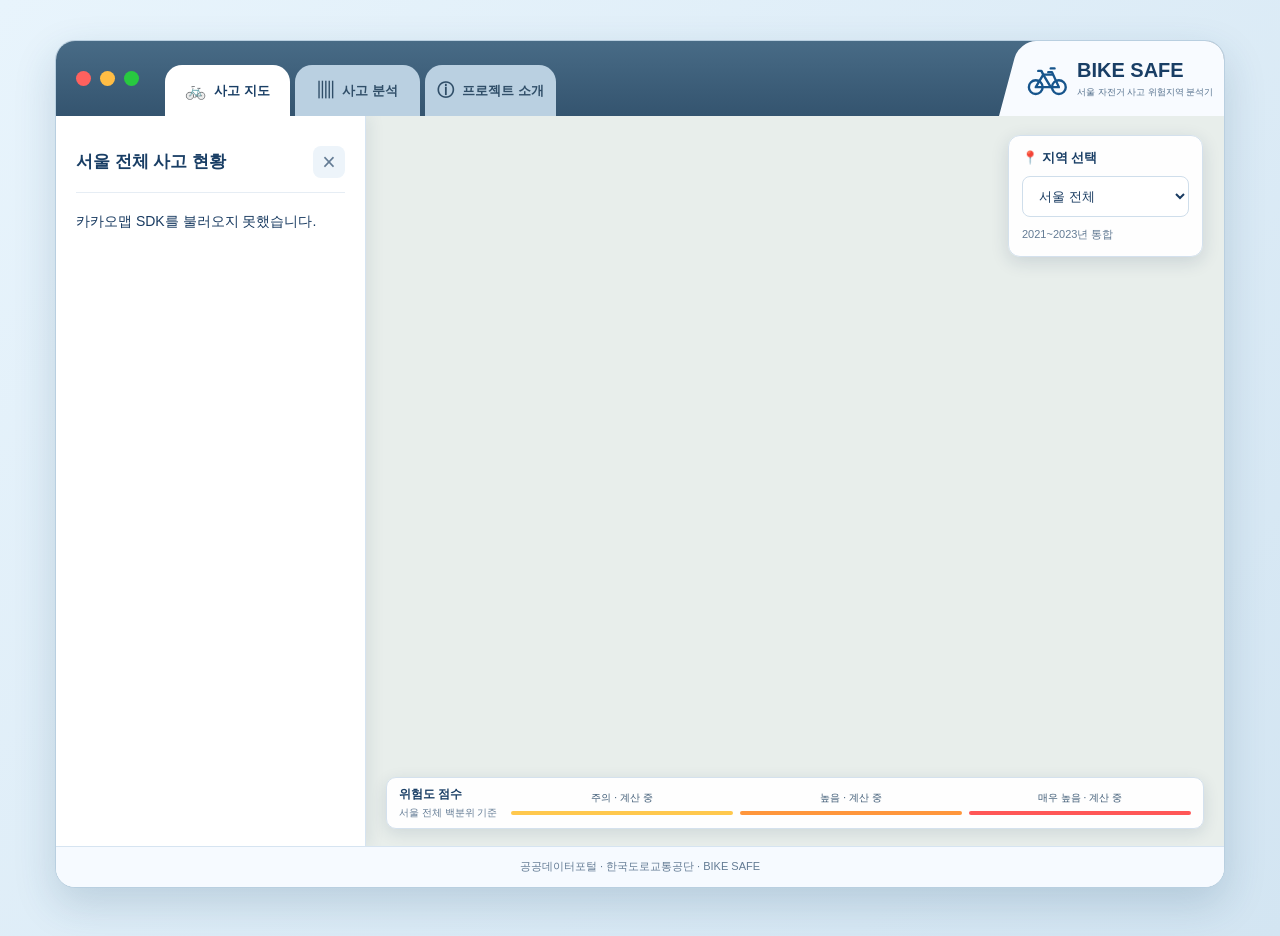
<file: index.html>
<!DOCTYPE html>
<html lang="ko">
<head>
  <meta charset="UTF-8">
  <meta name="viewport"
        content="width=device-width, initial-scale=1.0">

  <title>BIKE SAFE | 사고 지도</title>

  <link rel="stylesheet"
        href="./css/style.css?v=panel20261028">
</head>

<body class="bike-map-page">

  <div class="browser-shell">

    <header class="browser-bar">

      <div class="window-controls" aria-hidden="true">
        <span class="window-dot red"></span>
        <span class="window-dot yellow"></span>
        <span class="window-dot green"></span>
      </div>

      <nav class="browser-tabs" aria-label="페이지 메뉴">

        <a href="index.html"
           class="browser-tab active"
           aria-current="page">
          <span class="tab-icon">🚲</span>
          사고 지도
        </a>

        <a href="analysis.html" class="browser-tab">
          <span class="tab-icon">▥</span>
          사고 분석
        </a>

        <a href="about.html" class="browser-tab">
          <span class="tab-icon">ⓘ</span>
          프로젝트 소개
        </a>

      </nav>

      <div class="browser-brand">
        <div class="brand-logo">

          <svg class="bike-logo-icon"
               xmlns="http://www.w3.org/2000/svg"
               viewBox="0 0 64 64"
               fill="none"
               stroke="#17558c"
               stroke-width="3.8"
               stroke-linecap="round"
               stroke-linejoin="round"
               aria-hidden="true">

            <circle cx="14" cy="45" r="11"/>
            <circle cx="51" cy="45" r="11"/>
            <path d="M14 45 L26 25 L38 45 L14 45"/>
            <path d="M38 45 L51 45 L40 21 L34 21"/>
            <path d="M26 25 L23 19 L18 19"/>
            <path d="M26 25 L40 25"/>
            <path d="M38 15 L44 15"/>
          </svg>

          <div class="brand-text">
            <div class="brand-name">BIKE SAFE</div>
            <div class="brand-subtitle">
              서울 자전거 사고 위험지역 분석기
            </div>
          </div>

        </div>
      </div>

    </header>

    <main class="workspace map-workspace">

      <!-- active 상태면 좌측 패널 + 우측 지도 -->
      <div id="mapLayout" class="map-layout active">

        <div id="map"
             aria-label="서울 자전거 사고다발지역 지도">
        </div>

        <!-- 최초 접속 시 기본으로 열려 있음 -->
        <aside id="detailPanel"
               class="detail-panel"
               aria-label="사고지역 상세정보">

          <div class="panel-header">
            <h2 id="detailTitle" class="panel-title">
              서울 전체 사고 현황
            </h2>

            <button type="button"
                    class="close-button"
                    onclick="closeDetailPanel()"
                    aria-label="패널 닫기">
              &times;
            </button>
          </div>

          <div id="detailContent">
            <p class="panel-loading">
              서울 전체 사고지역 정보를 불러오고 있어요.
            </p>
          </div>

        </aside>

        <!-- 패널을 닫으면 다시 나타나는 버튼 -->
        <button id="openOverviewButton"
                type="button"
                class="open-overview-button"
                onclick="showSeoulOverview()"
                aria-label="서울 전체 현황 패널 열기"
                hidden>
          <span aria-hidden="true">▤</span>
          서울 전체 현황
        </button>

        <!-- 오른쪽 위 지역 선택 -->
        <div class="floating-filter">

          <label for="district">
            <span aria-hidden="true">📍</span>
            지역 선택
          </label>

          <select id="district" onchange="applyFilter()">
            <option value="all">서울 전체</option>
            <option value="680">강남구</option>
            <option value="740">강동구</option>
            <option value="305">강북구</option>
            <option value="500">강서구</option>
            <option value="620">관악구</option>
            <option value="215">광진구</option>
            <option value="530">구로구</option>
            <option value="545">금천구</option>
            <option value="350">노원구</option>
            <option value="320">도봉구</option>
            <option value="230">동대문구</option>
            <option value="590">동작구</option>
            <option value="440">마포구</option>
            <option value="410">서대문구</option>
            <option value="650">서초구</option>
            <option value="200">성동구</option>
            <option value="290">성북구</option>
            <option value="710">송파구</option>
            <option value="470">양천구</option>
            <option value="560">영등포구</option>
            <option value="170">용산구</option>
            <option value="380">은평구</option>
            <option value="110">종로구</option>
            <option value="140">중구</option>
            <option value="260">중랑구</option>
          </select>

          <p class="filter-caption">
            2021~2023년 통합
          </p>
        </div>

        <div id="status" class="status map-status"
             role="status">
          사고지역 데이터를 불러오는 중...
        </div>

        <div class="risk-legend-bar">

          <div class="legend-heading">
            <strong>위험도 점수</strong>
            <span>서울 전체 백분위 기준</span>
          </div>

          <div class="legend-scale">

            <div class="legend-segment">
              <span>주의 · 계산 중</span>
              <span class="legend-line low"></span>
            </div>

            <div class="legend-segment">
              <span>높음 · 계산 중</span>
              <span class="legend-line medium"></span>
            </div>

            <div class="legend-segment">
              <span>매우 높음 · 계산 중</span>
              <span class="legend-line high"></span>
            </div>

          </div>
        </div>

      </div>

      <!-- 기존 JavaScript 호환용 -->
      <div class="data-only" hidden aria-hidden="true">
        <span id="spotCount"></span>
        <span id="accidentCount"></span>
        <span id="casualtyCount"></span>
        <span id="currentRegion"></span>
        <div id="mapRankingContent"></div>
        <button id="filterButton" type="button">
          필터 적용
        </button>
        <button id="resetButton" type="button">
          전체 보기
        </button>
      </div>

    </main>

    <footer class="app-footer">
      공공데이터포털 · 한국도로교통공단 · BIKE SAFE
    </footer>

  </div>

  <!-- 기존 카카오 JavaScript 키를 넣으세요 -->
  <script src="https://dapi.kakao.com/v2/maps/sdk.js?appkey=aaf0869a7864218624db2f9072c41ddc"></script>

  <script src="./js/map.js?v=panel20261028"></script>

</body>
</html>
</file>
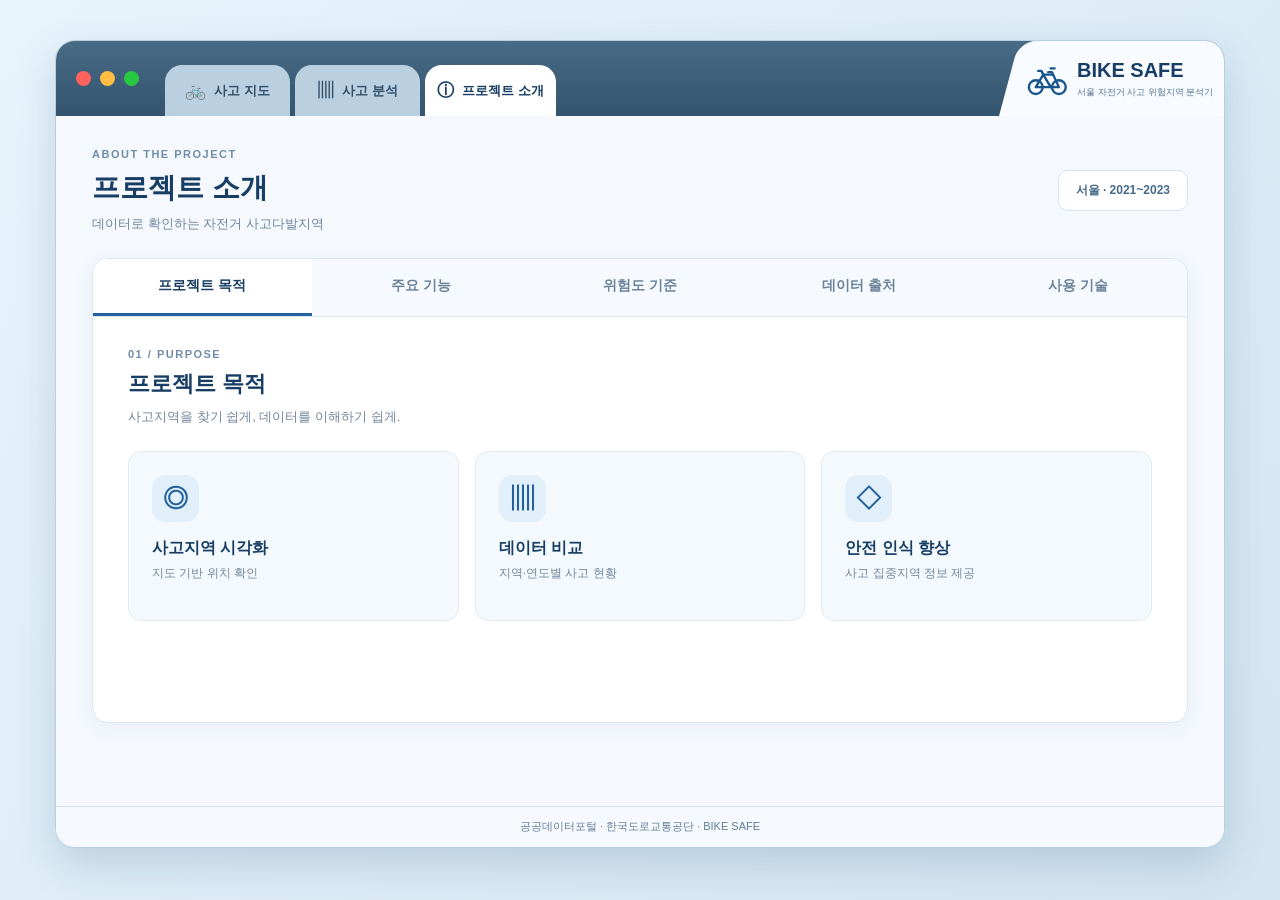
<file: about.html>
<!DOCTYPE html>
<html lang="ko">
<head>
  <meta charset="UTF-8">
  <meta name="viewport"
        content="width=device-width, initial-scale=1.0">

  <title>BIKE SAFE | 프로젝트 소개</title>

  <link rel="stylesheet" href="css/style.css">
  <link rel="stylesheet" href="css/pages.css">
</head>

<body class="bike-subpage">

  <div class="browser-shell">

    <header class="browser-bar">

      <div class="window-controls" aria-hidden="true">
        <span class="window-dot red"></span>
        <span class="window-dot yellow"></span>
        <span class="window-dot green"></span>
      </div>

      <nav class="browser-tabs" aria-label="페이지 메뉴">

        <a href="index.html" class="browser-tab">
          <span class="tab-icon">🚲</span>
          사고 지도
        </a>

        <a href="analysis.html" class="browser-tab">
          <span class="tab-icon">▥</span>
          사고 분석
        </a>

        <a href="about.html"
           class="browser-tab active"
           aria-current="page">
          <span class="tab-icon">ⓘ</span>
          프로젝트 소개
        </a>

      </nav>

      <div class="browser-brand">
        <div class="brand-logo">

          <svg class="bike-logo-icon"
               xmlns="http://www.w3.org/2000/svg"
               viewBox="0 0 64 64"
               fill="none"
               stroke="#17558c"
               stroke-width="3.8"
               stroke-linecap="round"
               stroke-linejoin="round"
               aria-hidden="true">
            <circle cx="14" cy="45" r="11"/>
            <circle cx="51" cy="45" r="11"/>
            <path d="M14 45 L26 25 L38 45 L14 45"/>
            <path d="M38 45 L51 45 L40 21 L34 21"/>
            <path d="M26 25 L23 19 L18 19"/>
            <path d="M26 25 L40 25"/>
            <path d="M38 15 L44 15"/>
          </svg>

          <div class="brand-text">
            <div class="brand-name">BIKE SAFE</div>
            <div class="brand-subtitle">
              서울 자전거 사고 위험지역 분석기
            </div>
          </div>

        </div>
      </div>

    </header>

    <main class="workspace subpage-workspace">

      <div class="subpage-heading">
        <div>
          <span class="subpage-eyebrow">
            ABOUT THE PROJECT
          </span>
          <h1>프로젝트 소개</h1>
          <p>데이터로 확인하는 자전거 사고다발지역</p>
        </div>

        <span class="period-label">
          서울 · 2021~2023
        </span>
      </div>

      <section class="subpage-surface">

        <!-- 소개 내용별 탭 -->
        <div class="info-tabs" role="tablist"
             aria-label="프로젝트 설명 항목">

          <button id="tab-purpose"
                  type="button"
                  class="info-tab active"
                  role="tab"
                  aria-selected="true"
                  aria-controls="panel-purpose"
                  data-tab="purpose">
            프로젝트 목적
          </button>

          <button id="tab-features"
                  type="button"
                  class="info-tab"
                  role="tab"
                  aria-selected="false"
                  aria-controls="panel-features"
                  data-tab="features">
            주요 기능
          </button>

          <button id="tab-risk"
                  type="button"
                  class="info-tab"
                  role="tab"
                  aria-selected="false"
                  aria-controls="panel-risk"
                  data-tab="risk">
            위험도 기준
          </button>

          <button id="tab-data"
                  type="button"
                  class="info-tab"
                  role="tab"
                  aria-selected="false"
                  aria-controls="panel-data"
                  data-tab="data">
            데이터 출처
          </button>

          <button id="tab-tech"
                  type="button"
                  class="info-tab"
                  role="tab"
                  aria-selected="false"
                  aria-controls="panel-tech"
                  data-tab="tech">
            사용 기술
          </button>

        </div>

        <!-- 1. 프로젝트 목적 -->
        <div id="panel-purpose"
             class="info-panel"
             role="tabpanel"
             aria-labelledby="tab-purpose">

          <div class="panel-intro">
            <span class="section-kicker">01 / PURPOSE</span>
            <h2>프로젝트 목적</h2>
            <p>사고지역을 찾기 쉽게, 데이터를 이해하기 쉽게.</p>
          </div>

          <div class="feature-grid">

            <div class="feature-tile">
              <div class="feature-symbol">◎</div>
              <h3>사고지역 시각화</h3>
              <p>지도 기반 위치 확인</p>
            </div>

            <div class="feature-tile">
              <div class="feature-symbol">▥</div>
              <h3>데이터 비교</h3>
              <p>지역·연도별 사고 현황</p>
            </div>

            <div class="feature-tile">
              <div class="feature-symbol">◇</div>
              <h3>안전 인식 향상</h3>
              <p>사고 집중지역 정보 제공</p>
            </div>

          </div>

        </div>

        <!-- 2. 주요 기능 -->
        <div id="panel-features"
             class="info-panel"
             role="tabpanel"
             aria-labelledby="tab-features"
             hidden>

          <div class="panel-intro">
            <span class="section-kicker">02 / FEATURES</span>
            <h2>주요 기능</h2>
            <p>지도 탐색부터 위험도 분석까지.</p>
          </div>

          <div class="feature-list">

            <div class="feature-line">
              <span class="feature-index">01</span>
              <div>
                <h3>사고다발지역 지도</h3>
                <p>카카오맵 기반 위치 표시</p>
              </div>
            </div>

            <div class="feature-line">
              <span class="feature-index">02</span>
              <div>
                <h3>서울 자치구 필터</h3>
                <p>서울 전체 · 25개 자치구</p>
              </div>
            </div>

            <div class="feature-line">
              <span class="feature-index">03</span>
              <div>
                <h3>사고지역 상세정보</h3>
                <p>연도별 사고·사상자 기록</p>
              </div>
            </div>

            <div class="feature-line">
              <span class="feature-index">04</span>
              <div>
                <h3>위험지역 분석</h3>
                <p>TOP 5 · 통계 · 그래프</p>
              </div>
            </div>

          </div>

        </div>

        <!-- 3. 위험도 기준 -->
        <div id="panel-risk"
             class="info-panel"
             role="tabpanel"
             aria-labelledby="tab-risk"
             hidden>

          <div class="panel-intro">
            <span class="section-kicker">03 / RISK SCORE</span>
            <h2>위험도 계산 기준</h2>
            <p>사고 건수와 인명피해를 반영한 자체 점수.</p>
          </div>

          <div class="formula-grid">
            <div><span>사고 건수</span><strong>× 3</strong></div>
            <div><span>사망자 수</span><strong>× 10</strong></div>
            <div><span>중상자 수</span><strong>× 5</strong></div>
            <div><span>경상자 수</span><strong>× 2</strong></div>
            <div><span>부상신고자 수</span><strong>× 1</strong></div>
          </div>

          <div class="risk-explanation">
            <div class="risk-band yellow">
              <strong>주의</strong>
              <span>1~30점</span>
            </div>
            <div class="risk-band orange">
              <strong>높음</strong>
              <span>31~70점</span>
            </div>
            <div class="risk-band red">
              <strong>매우 높음</strong>
              <span>71점 이상</span>
            </div>
          </div>

          <p class="small-note">
            공식 위험등급이나 사고 발생 확률이 아닌
            프로젝트용 자체 분석 지표야.
            여러 연도 기록은 점수를 합산해.
          </p>

        </div>

        <!-- 4. 데이터 출처 -->
        <div id="panel-data"
             class="info-panel"
             role="tabpanel"
             aria-labelledby="tab-data"
             hidden>

          <div class="panel-intro">
            <span class="section-kicker">04 / DATA SOURCE</span>
            <h2>데이터 출처</h2>
            <p>공공데이터 기반 분석.</p>
          </div>

          <div class="data-facts">
            <div>
              <span>제공 기관</span>
              <strong>한국도로교통공단</strong>
            </div>
            <div>
              <span>활용 데이터</span>
              <strong>자전거 교통사고 다발지역</strong>
            </div>
            <div>
              <span>분석 지역</span>
              <strong>서울특별시</strong>
            </div>
            <div>
              <span>분석 연도</span>
              <strong>2021~2023년</strong>
            </div>
            <div>
              <span>데이터 형식</span>
              <strong>OpenAPI · JSON</strong>
            </div>
          </div>

          <p class="small-note">
            일정 기준을 충족한 사고다발지역 자료야.
            지도에 표시되지 않은 장소가
            안전하다는 의미는 아니야.
          </p>

        </div>

        <!-- 5. 사용 기술 -->
        <div id="panel-tech"
             class="info-panel"
             role="tabpanel"
             aria-labelledby="tab-tech"
             hidden>

          <div class="panel-intro">
            <span class="section-kicker">05 / TECHNOLOGY</span>
            <h2>사용 기술</h2>
            <p>웹 기술과 공공데이터 API 연동.</p>
          </div>

          <div class="keyword-list">
            <span class="keyword-chip">HTML5</span>
            <span class="keyword-chip">CSS3</span>
            <span class="keyword-chip">JavaScript</span>
            <span class="keyword-chip">Kakao Maps</span>
            <span class="keyword-chip">Google Apps Script</span>
            <span class="keyword-chip">공공데이터 OpenAPI</span>
            <span class="keyword-chip">GitHub Pages</span>
            <span class="keyword-chip">JSON</span>
          </div>

          <div class="process-strip">
            <span>공공데이터 API</span>
            <span>→</span>
            <span>GAS</span>
            <span>→</span>
            <span>JavaScript</span>
            <span>→</span>
            <span>지도·차트</span>
          </div>

        </div>

      </section>

    </main>

    <footer class="app-footer">
      공공데이터포털 · 한국도로교통공단 · BIKE SAFE
    </footer>

  </div>

  <script src="js/about.js"></script>

</body>
</html>
</file>
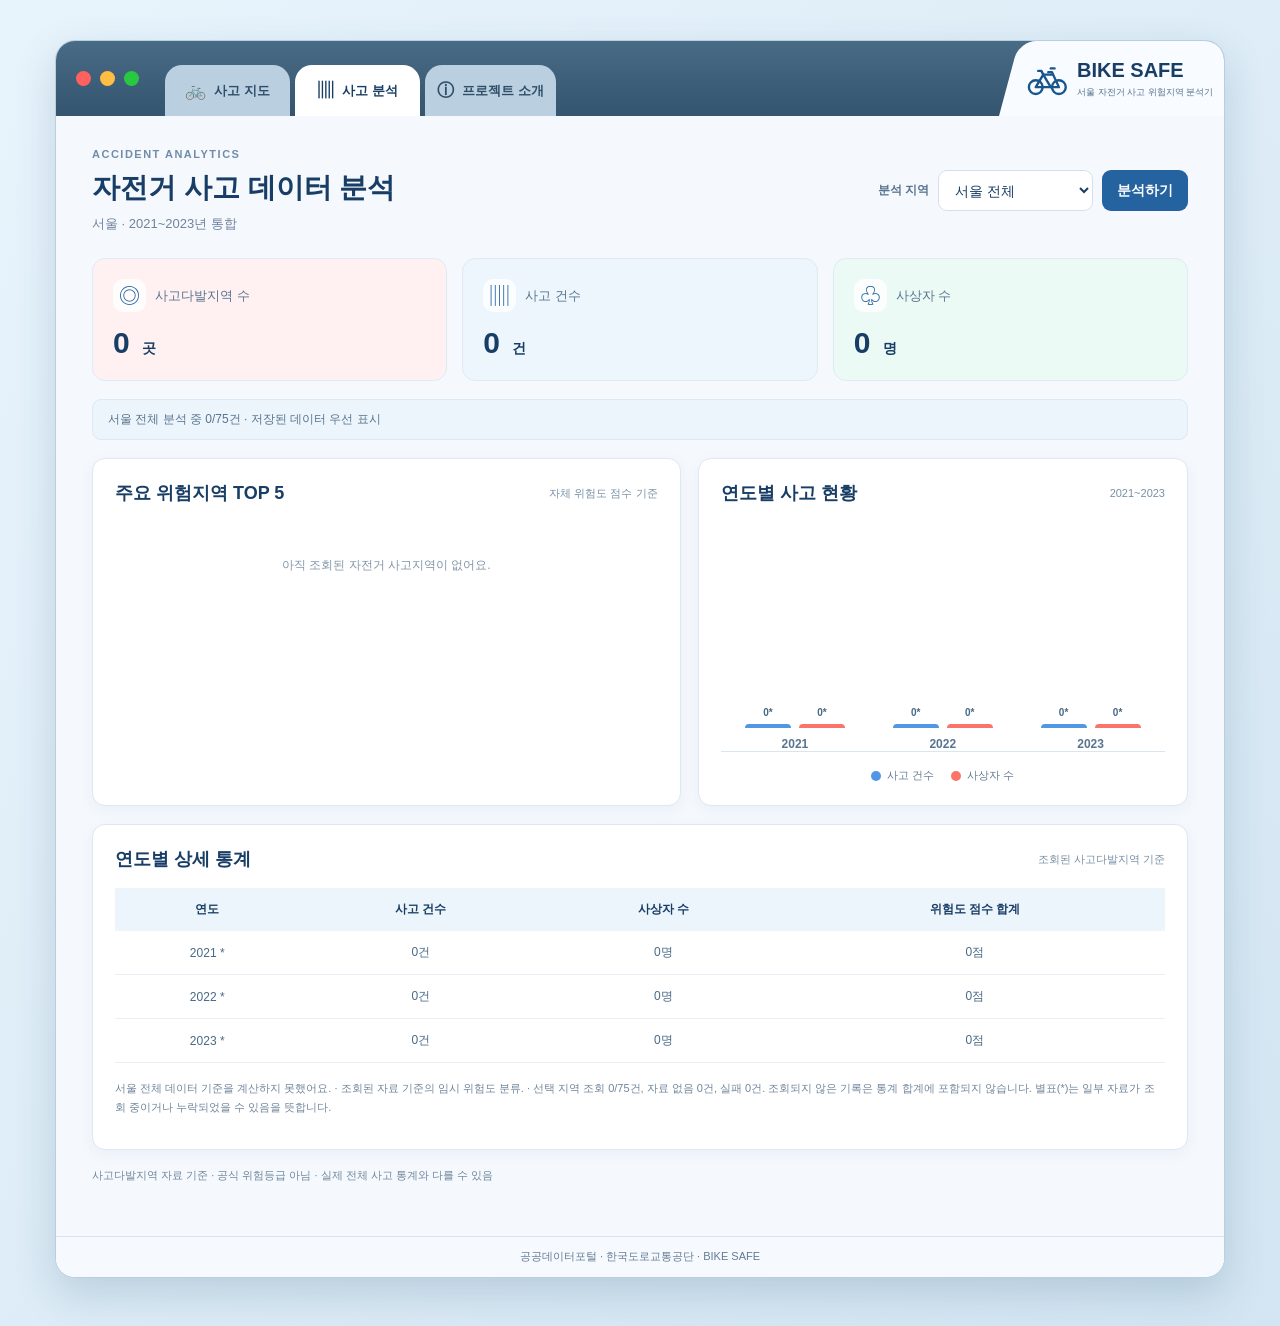
<file: analysis.html>
<!DOCTYPE html>
<html lang="ko">
<head>
  <meta charset="UTF-8">
  <meta name="viewport"
        content="width=device-width, initial-scale=1.0">

  <title>BIKE SAFE | 사고 분석</title>

  <link rel="stylesheet" href="css/style.css">
  <link rel="stylesheet" href="css/pages.css">
</head>

<body class="bike-subpage">

  <div class="browser-shell">

    <header class="browser-bar">

      <div class="window-controls" aria-hidden="true">
        <span class="window-dot red"></span>
        <span class="window-dot yellow"></span>
        <span class="window-dot green"></span>
      </div>

      <nav class="browser-tabs" aria-label="페이지 메뉴">

        <a href="index.html" class="browser-tab">
          <span class="tab-icon">🚲</span>
          사고 지도
        </a>

        <a href="analysis.html"
           class="browser-tab active"
           aria-current="page">
          <span class="tab-icon">▥</span>
          사고 분석
        </a>

        <a href="about.html" class="browser-tab">
          <span class="tab-icon">ⓘ</span>
          프로젝트 소개
        </a>

      </nav>

      <div class="browser-brand">
        <div class="brand-logo">

          <svg class="bike-logo-icon"
               xmlns="http://www.w3.org/2000/svg"
               viewBox="0 0 64 64"
               fill="none"
               stroke="#17558c"
               stroke-width="3.8"
               stroke-linecap="round"
               stroke-linejoin="round"
               aria-hidden="true">
            <circle cx="14" cy="45" r="11"/>
            <circle cx="51" cy="45" r="11"/>
            <path d="M14 45 L26 25 L38 45 L14 45"/>
            <path d="M38 45 L51 45 L40 21 L34 21"/>
            <path d="M26 25 L23 19 L18 19"/>
            <path d="M26 25 L40 25"/>
            <path d="M38 15 L44 15"/>
          </svg>

          <div class="brand-text">
            <div class="brand-name">BIKE SAFE</div>
            <div class="brand-subtitle">
              서울 자전거 사고 위험지역 분석기
            </div>
          </div>

        </div>
      </div>

    </header>

    <main class="workspace subpage-workspace">

      <div class="subpage-heading">
        <div>
          <span class="subpage-eyebrow">
            ACCIDENT ANALYTICS
          </span>
          <h1>자전거 사고 데이터 분석</h1>
          <p>서울 · 2021~2023년 통합</p>
        </div>

        <div class="analysis-filter">
          <label for="analysisDistrict">
            분석 지역
          </label>

          <select id="analysisDistrict">
            <option value="all">서울 전체</option>
            <option value="680">강남구</option>
            <option value="740">강동구</option>
            <option value="305">강북구</option>
            <option value="500">강서구</option>
            <option value="620">관악구</option>
            <option value="215">광진구</option>
            <option value="530">구로구</option>
            <option value="545">금천구</option>
            <option value="350">노원구</option>
            <option value="320">도봉구</option>
            <option value="230">동대문구</option>
            <option value="590">동작구</option>
            <option value="440">마포구</option>
            <option value="410">서대문구</option>
            <option value="650">서초구</option>
            <option value="200">성동구</option>
            <option value="290">성북구</option>
            <option value="710">송파구</option>
            <option value="470">양천구</option>
            <option value="560">영등포구</option>
            <option value="170">용산구</option>
            <option value="380">은평구</option>
            <option value="110">종로구</option>
            <option value="140">중구</option>
            <option value="260">중랑구</option>
          </select>

          <button id="analyzeButton"
                  type="button"
                  class="button">
            분석하기
          </button>
        </div>
      </div>

      <!-- 통계 요약 -->
      <section id="analysisStats"
               class="analytics-stat-grid"
               aria-label="사고 분석 요약">

        <div class="analytics-stat stat-red">
          <div class="analytics-stat-top">
            <span class="analytics-stat-icon">◎</span>
            <span>사고다발지역 수</span>
          </div>
          <strong>
            <span id="analysisSpotCount">--</span>
            <small>곳</small>
          </strong>
        </div>

        <div class="analytics-stat stat-blue">
          <div class="analytics-stat-top">
            <span class="analytics-stat-icon">▥</span>
            <span>사고 건수</span>
          </div>
          <strong>
            <span id="analysisAccidentCount">--</span>
            <small>건</small>
          </strong>
        </div>

        <div class="analytics-stat stat-green">
          <div class="analytics-stat-top">
            <span class="analytics-stat-icon">♧</span>
            <span>사상자 수</span>
          </div>
          <strong>
            <span id="analysisCasualtyCount">--</span>
            <small>명</small>
          </strong>
        </div>

      </section>

      <div id="analysisStatus"
           class="analytics-status"
           role="status">
        데이터 조회 준비 중...
      </div>

      <!-- 분석 그래프 -->
      <div class="analytics-panels">

        <section class="analytics-panel">
          <div class="analytics-panel-heading">
            <h2>주요 위험지역 TOP 5</h2>
            <span>자체 위험도 점수 기준</span>
          </div>

          <div id="analysisRanking">
            <p class="analytics-empty">
              데이터를 불러오는 중...
            </p>
          </div>
        </section>

        <section class="analytics-panel">
          <div class="analytics-panel-heading">
            <h2>연도별 사고 현황</h2>
            <span>2021~2023</span>
          </div>

          <div id="yearlyChart"
               class="yearly-chart">
            <p class="analytics-empty">
              데이터를 불러오는 중...
            </p>
          </div>

          <div class="chart-legend">
            <span>
              <i class="chart-legend-dot blue"></i>
              사고 건수
            </span>
            <span>
              <i class="chart-legend-dot red"></i>
              사상자 수
            </span>
          </div>
        </section>

      </div>

      <!-- 추가 통계 -->
      <section class="analytics-panel analytics-wide">
        <div class="analytics-panel-heading">
          <h2>연도별 상세 통계</h2>
          <span>조회된 사고다발지역 기준</span>
        </div>

        <div class="table-scroll">
          <table class="analytics-table">
            <thead>
              <tr>
                <th>연도</th>
                <th>사고 건수</th>
                <th>사상자 수</th>
                <th>위험도 점수 합계</th>
              </tr>
            </thead>
            <tbody id="yearlyTableBody">
              <tr>
                <td colspan="4">조회 중...</td>
              </tr>
            </tbody>
          </table>
        </div>

        <p id="analysisCoverage"
           class="analysis-coverage">
          데이터 범위를 확인하고 있어요.
        </p>
      </section>

      <p class="subpage-note">
        사고다발지역 자료 기준 ·
        공식 위험등급 아님 ·
        실제 전체 사고 통계와 다를 수 있음
      </p>

    </main>

    <footer class="app-footer">
      공공데이터포털 · 한국도로교통공단 · BIKE SAFE
    </footer>

  </div>

  <script src="js/analysis.js"></script>

</body>
</html>
</file>
<file: css/style.css>
/* ==================================================
   BIKE SAFE
   서울 자전거 교통사고 위험지역 분석기

   파일: css/style.css

   구성
   1. 기본 설정
   2. 브라우저 외곽 및 상단 탭
   3. BIKE SAFE 로고
   4. 지도 레이아웃
   5. 왼쪽 상세정보 패널
   6. 서울 전체 자전거 사고 현황
   7. 사고지역 상세정보
   8. 위험도별 상세 카드
   9. 지역 선택 및 조회 상태
   10. 위험도 범례 및 지도 마커
   11. 공통 UI 및 하단
   12. 화면 크기 조정
   ================================================== */


/* ==================================================
   1. 기본 설정
   ================================================== */

:root {
  --navy: #193e65;
  --navy-light: #365670;
  --blue: #2463a0;

  --text: #193b61;
  --muted: #637b94;
  --border: #d6e4f1;

  --yellow: #ffc84d;
  --orange: #ff963c;
  --red: #ff5757;

  --panel-width: 350px;
}

* {
  box-sizing: border-box;
}

html {
  min-width: 1050px;
}

body {
  margin: 0;
  min-height: 100vh;

  padding: 40px 100px 48px;

  background: linear-gradient(
    135deg,
    #e8f4fc,
    #d3e5f2
  );

  color: var(--text);

  font-family:
    "Apple SD Gothic Neo",
    "Malgun Gothic",
    Arial,
    sans-serif;

  font-size: 14px;
}

[hidden] {
  display: none !important;
}

a {
  color: inherit;
  text-decoration: none;
}

button,
input,
select {
  font: inherit;
}

button {
  cursor: pointer;
}

button:disabled,
select:disabled {
  cursor: not-allowed;
  opacity: 0.6;
}


/* ==================================================
   2. 브라우저 외곽
   ================================================== */

.browser-shell {
  width: 100%;
  max-width: 1400px;

  margin: 0 auto;

  overflow: hidden;

  border: 1px solid #b9cfe0;
  border-radius: 20px;

  background: white;

  box-shadow:
    0 16px 42px rgba(30, 70, 105, 0.18);
}


/* ==================================================
   3. 상단 브라우저 바
   ================================================== */

.browser-bar {
  display: flex;
  align-items: flex-end;

  width: 100%;
  height: 75px;

  padding: 0 20px;

  background: linear-gradient(
    180deg,
    #486b86,
    #34546f
  );
}


/* 맥 스타일 창 버튼 */

.window-controls {
  display: flex;
  align-self: center;
  flex-shrink: 0;

  gap: 9px;
  margin-right: 26px;
}

.window-dot {
  display: block;

  width: 15px;
  height: 15px;

  border-radius: 50%;
}

.window-dot.red {
  background: #ff615e;
}

.window-dot.yellow {
  background: #ffbd44;
}

.window-dot.green {
  background: #28c940;
}


/* ==================================================
   4. 상단 페이지 메뉴
   윗부분만 둥근 일반 브라우저 탭
   ================================================== */

.browser-tabs {
  display: flex;
  align-items: flex-end;
  flex-shrink: 0;

  height: 100%;
  gap: 5px;

  margin: 0;
  padding: 0;

  background: transparent;
}

.browser-tab {
  position: relative;

  display: flex;
  align-items: center;
  justify-content: center;

  gap: 8px;

  min-width: 150px;
  height: 51px;

  margin: 0;
  padding: 0 19px;

  border: none;
  border-radius: 17px 17px 0 0;

  background: #bad0e1;
  color: #304e68;

  font-size: 14px;
  font-weight: 700;

  white-space: nowrap;
  transform: none;
}

/* 예전에 쓰던 기울어진 탭 효과 방지 */

.browser-tab::before,
.browser-tab::after {
  content: none;
  display: none;
}

.browser-tab:hover {
  background: #dce8f2;
}

.browser-tab.active {
  background: #ffffff;
  color: var(--navy);
}

.tab-icon {
  font-size: 17px;
  line-height: 1;
}


/* ==================================================
   5. BIKE SAFE 로고
   왼쪽만 비스듬한 형태
   ================================================== */

.browser-brand {
  position: relative;
  isolation: isolate;

  display: flex;
  align-items: center;
  justify-content: center;
  align-self: stretch;
  flex-shrink: 0;

  width: 255px;

  margin-left: auto;
  margin-right: -20px;

  padding: 0 16px 0 28px;

  background: transparent;
  color: var(--navy);
}

.browser-brand::before {
  content: "";

  position: absolute;
  z-index: -1;

  inset: 0;

  background: #f8fbff;

  border-radius: 17px 18px 0 0;

  transform: skewX(-15deg);
  transform-origin: bottom right;
}

.brand-logo {
  position: relative;
  z-index: 1;

  display: flex;
  align-items: center;

  gap: 10px;
  min-width: 0;
}

.brand-text {
  min-width: 0;
}

/* SVG가 과도하게 커지는 문제 방지 */

.brand-logo svg,
.brand-logo .bike-logo-icon {
  display: block;

  width: 45px;
  height: 45px;

  min-width: 45px;
  max-width: 45px;
  max-height: 45px;

  flex: 0 0 45px;
}

.brand-name {
  color: var(--navy);

  font-size: 24px;
  font-weight: 850;
  line-height: 1.1;

  white-space: nowrap;
}

.brand-subtitle {
  margin-top: 5px;

  color: #54708c;
  font-size: 9px;

  white-space: nowrap;
}


/* ==================================================
   6. 메인 지도 영역
   ================================================== */

.workspace {
  position: relative;
  min-width: 0;

  background: #f8fbff;
}

.bike-map-page .map-workspace {
  display: block;

  width: 100%;
  min-height: 0;

  margin: 0;
  padding: 0;
}

.bike-map-page .map-layout {
  position: relative;
  display: block;

  width: 100%;
  height: 730px;
  min-height: 730px;

  margin: 0;
  padding: 0;

  overflow: hidden;

  background: #e8eeeb;
}


/* 패널이 닫혔을 때는 지도 전체 사용 */

.bike-map-page #map {
  position: absolute;

  top: 0;
  left: 0;

  display: block;

  width: 100%;
  height: 100%;

  min-width: 0;
  min-height: 0;

  margin: 0;
  padding: 0;

  background: #e8eeeb;
}


/* 패널이 열렸을 때는 지도 오른쪽에 표시 */

.bike-map-page .map-layout.active #map {
  left: var(--panel-width);
  width: calc(100% - var(--panel-width));
}


/* ==================================================
   7. 왼쪽 자전거 사고 현황 패널
   ================================================== */

.bike-map-page .detail-panel {
  display: none;

  position: absolute;
  z-index: 30;

  top: 0;
  bottom: 0;
  left: 0;

  width: var(--panel-width);
  height: 100%;

  padding: 20px;

  overflow-x: hidden;
  overflow-y: auto;

  border: none;
  border-right: 1px solid var(--border);
  border-radius: 0;

  background: #ffffff;

  box-shadow:
    4px 0 15px rgba(20, 50, 80, 0.08);
}


/* 기본 패널과 마커 상세 패널 모두 표시 */

.bike-map-page .map-layout.active .detail-panel {
  display: block;
}


/* 패널 상단 제목과 닫기 버튼 */

.panel-header {
  position: sticky;
  z-index: 3;

  top: -20px;

  display: flex;
  align-items: center;
  justify-content: space-between;

  gap: 10px;

  margin-bottom: 20px;
  padding: 10px 0 14px;

  border-bottom: 1px solid #e6edf4;

  background: #ffffff;
}

.panel-title {
  margin: 0;

  color: var(--navy);

  font-size: 17px;
  font-weight: 800;
  line-height: 1.5;
}

.close-button {
  display: flex;
  align-items: center;
  justify-content: center;
  flex-shrink: 0;

  width: 32px;
  height: 32px;

  padding: 0;

  border: none;
  border-radius: 8px;

  background: #edf4fa;
  color: var(--muted);

  font-size: 23px;
}

.close-button:hover {
  background: #dceaf5;
}

.close-button:focus-visible {
  outline: 2px solid var(--blue);
  outline-offset: 2px;
}


/* ==================================================
   8. 닫힌 패널 다시 열기
   ================================================== */

.open-overview-button {
  position: absolute;
  z-index: 25;

  top: 20px;
  left: 20px;

  display: flex;
  align-items: center;
  gap: 9px;

  padding: 12px 16px;

  border: 1px solid #d0dfec;
  border-radius: 10px;

  background: rgba(255, 255, 255, 0.97);
  color: var(--navy);

  font-size: 13px;
  font-weight: 800;

  box-shadow:
    0 4px 15px rgba(25, 60, 95, 0.12);
}

.open-overview-button:hover {
  background: #eaf4fd;
}

.open-overview-button:focus-visible {
  outline: 2px solid var(--blue);
  outline-offset: 2px;
}


/* ==================================================
   9. 서울 전체 자전거 사고 현황
   ================================================== */

.overview-lead {
  margin: 0 0 20px;

  color: var(--muted);

  font-size: 12px;
  line-height: 1.8;
}

.overview-card {
  margin-bottom: 12px;
  padding: 17px;

  border: 1px solid #e0eaf3;
  border-radius: 12px;

  background: #f5f9fe;
}

.overview-label {
  display: block;

  color: #647d95;
  font-size: 12px;
  line-height: 1.5;
}

.overview-number {
  display: block;

  margin-top: 8px;

  color: var(--navy);

  font-size: 29px;
  font-weight: 850;
  line-height: 1.2;
}

.overview-grid {
  display: grid;

  grid-template-columns:
    repeat(2, minmax(0, 1fr));

  gap: 10px;
}

.overview-grid .overview-card {
  min-width: 0;
  padding: 14px;
}

.overview-grid .overview-number {
  font-size: 23px;
}

.overview-section-title {
  margin: 24px 0 12px;

  color: var(--navy);

  font-size: 14px;
  font-weight: 800;
  line-height: 1.5;
}


/* 위험도별 사고지역 수 */

.overview-risk-row {
  display: flex;
  align-items: center;
  justify-content: space-between;

  gap: 10px;

  padding: 11px 0;

  border-bottom: 1px solid #e9eff5;

  color: #47657e;
  font-size: 12px;
}

.overview-risk-row strong {
  color: var(--navy);
  font-weight: 800;
}

.overview-risk-name {
  display: flex;
  align-items: center;
  gap: 9px;
}

.overview-dot {
  display: inline-block;
  flex-shrink: 0;

  width: 11px;
  height: 11px;

  border-radius: 50%;
}

.overview-dot.low {
  background: var(--yellow);
}

.overview-dot.medium {
  background: var(--orange);
}

.overview-dot.high {
  background: var(--red);
}

.overview-dot.unknown {
  background: #94a3b8;
}


/* 실시간 데이터 조회 진행 상태 */

.overview-progress {
  margin-top: 18px;

  color: var(--muted);

  font-size: 11px;
  line-height: 1.8;
  white-space: pre-line;
}

.panel-loading {
  color: var(--muted);

  font-size: 13px;
  line-height: 1.8;
}


/* ==================================================
   10. 개별 자전거 사고지역 상세정보
   ================================================== */

/* 상세정보에서 서울 전체 현황으로 복귀 */

.bike-map-page .detail-back-button {
  display: flex;
  align-items: center;
  justify-content: flex-start;

  width: 100%;

  margin: 0 0 18px;
  padding: 11px 13px;

  border: 1px solid #d3e3f0;
  border-radius: 9px;

  background: #edf5fc;
  color: #245b8e;

  font-size: 12px;
  font-weight: 750;
  line-height: 1.5;
  text-align: left;

  transition:
    background 0.2s ease,
    border-color 0.2s ease;
}

.bike-map-page .detail-back-button:hover {
  background: #deedf9;
  border-color: #aacbe6;
}

.bike-map-page .detail-back-button:focus-visible {
  outline: 2px solid var(--blue);
  outline-offset: 2px;
}


/* 선택한 자전거 사고지역 이름 */

.region-name {
  margin: 8px 0 17px;

  color: var(--navy);

  font-size: 16px;
  font-weight: 800;
  line-height: 1.5;
}


/* 개별 사고 건수, 사상자 등 */

.detail-row {
  display: flex;
  align-items: center;
  justify-content: space-between;

  gap: 10px;

  padding: 12px 0;

  border-bottom: 1px solid #e8eff6;
}

.detail-label {
  color: var(--muted);
  font-size: 12px;
}

.detail-value {
  color: var(--navy);
  font-weight: 750;
  text-align: right;
}


/* ==================================================
   11. 연도별 자전거 사고 통계 표
   ================================================== */

.year-heading {
  margin: 20px 0 10px;

  color: var(--navy);

  font-size: 15px;
  font-weight: 800;
}

.year-table {
  width: 100%;

  border-collapse: collapse;

  font-size: 11px;
}

.year-table th,
.year-table td {
  padding: 12px 4px;

  border-bottom: 1px solid var(--border);

  text-align: center;
}

.year-table th {
  background: #edf5fc;
  color: var(--navy);
  font-weight: 800;
}

.year-table td {
  color: #47657e;
}

.year-table tfoot {
  background: #f2f6fa;
  font-weight: 700;
}

.year-note {
  margin-top: 13px;

  color: var(--muted);

  font-size: 11px;
  line-height: 1.8;
}


/* ==================================================
   12. 위험도 점수 카드
   주의: 노랑
   높음: 주황
   매우 높음: 빨강
   ================================================== */

/* 기본 점수 카드 */

.bike-map-page .score-box {
  margin-top: 19px;
  padding: 17px;

  border: 1px solid #d5dfe8;
  border-radius: 11px;

  background: #f1f5f9;
  color: #53687d;

  text-align: center;
}


/* 주의: 노란색 */

.bike-map-page .score-box.risk-low {
  background: #fff7dc;
  border-color: #f7d87a;
  color: #946500;
}


/* 높음: 주황색 */

.bike-map-page .score-box.risk-medium {
  background: #fff0df;
  border-color: #ffc38a;
  color: #af570a;
}


/* 매우 높음: 빨간색 */

.bike-map-page .score-box.risk-high {
  background: #fff0f0;
  border-color: #ffc6ca;
  color: #c33443;
}


/* 위험도 계산 중 또는 기준 없음 */

.bike-map-page .score-box.risk-unknown {
  background: #f1f5f9;
  border-color: #d5dfe8;
  color: #53687d;
}

.score-risk-label {
  font-size: 12px;
  font-weight: 700;
  line-height: 1.6;
}

.score-number {
  display: block;

  margin-top: 8px;

  font-size: 29px;
  font-weight: 850;
  line-height: 1.2;
}

.score-caption {
  margin-top: 12px;

  color: var(--muted);

  font-size: 11px;
  line-height: 1.8;
}


/* ==================================================
   13. 지도 오른쪽 위 자치구 선택
   ================================================== */

.floating-filter {
  position: absolute;
  z-index: 20;

  top: 19px;
  right: 21px;

  width: 210px;
  padding: 13px;

  border: 1px solid #d4e1ed;
  border-radius: 12px;

  background: rgba(255, 255, 255, 0.97);

  box-shadow:
    0 5px 18px rgba(19, 53, 85, 0.14);
}

.floating-filter label {
  display: block;

  margin-bottom: 9px;

  color: var(--navy);

  font-size: 13px;
  font-weight: 800;
}

.floating-filter select {
  width: 100%;
  height: 41px;

  padding: 0 12px;

  border: 1px solid #cfdeeb;
  border-radius: 8px;

  background: white;
  color: var(--text);

  font-size: 13px;

  outline: none;
  cursor: pointer;
}

.floating-filter select:focus {
  border-color: #478aca;

  box-shadow:
    0 0 0 3px rgba(71, 138, 202, 0.12);
}

.filter-caption {
  margin: 9px 0 0;

  color: var(--muted);
  font-size: 11px;
  line-height: 1.5;
}


/* ==================================================
   14. 지도 데이터 조회 상태
   ================================================== */

.status,
.analysis-status {
  padding: 10px 13px;

  border: 1px solid var(--border);
  border-radius: 9px;

  background: rgba(255, 255, 255, 0.96);
  color: var(--navy);

  font-size: 12px;
  line-height: 1.6;
}

.map-status {
  position: absolute;
  z-index: 12;

  top: 19px;
  left: 20px;

  width: fit-content;
  max-width: 420px;

  box-shadow:
    0 3px 12px rgba(0, 0, 0, 0.07);
}

/* 패널이 열려 있다면 상태창은 숨김 */

.bike-map-page .map-layout.active .map-status {
  display: none;
}


/* ==================================================
   15. 지도 하단 위험도 범례
   ================================================== */

.risk-legend-bar {
  position: absolute;
  z-index: 15;

  left: 20px;
  right: 20px;
  bottom: 17px;

  display: flex;
  align-items: center;

  gap: 20px;

  min-height: 46px;
  padding: 8px 17px;

  border: 1px solid #d4e1ed;
  border-radius: 10px;

  background: rgba(255, 255, 255, 0.96);

  box-shadow:
    0 4px 16px rgba(19, 53, 85, 0.12);

  pointer-events: none;
}


/* 왼쪽 패널이 열렸을 때 범례 위치 이동 */

.bike-map-page .map-layout.active
.risk-legend-bar {
  left: calc(var(--panel-width) + 20px);
}

.legend-heading {
  display: flex;
  flex: 0 0 115px;
  flex-direction: column;

  gap: 3px;
}

.legend-heading strong {
  color: var(--navy);
  font-size: 12px;
}

.legend-heading span {
  color: var(--muted);
  font-size: 10px;
}

.legend-scale {
  display: grid;

  grid-template-columns:
    repeat(3, minmax(0, 1fr));

  flex: 1;
  min-width: 0;

  gap: 7px;
}

.legend-segment {
  display: flex;
  flex-direction: column;

  gap: 7px;
  min-width: 0;

  color: #3b5873;

  font-size: 11px;
  line-height: 1.3;
  text-align: center;
  white-space: nowrap;
}

.legend-line {
  display: block;

  width: 100%;
  height: 4px;

  border-radius: 20px;
}

.legend-line.low {
  background: var(--yellow);
}

.legend-line.medium {
  background: var(--orange);
}

.legend-line.high {
  background: var(--red);
}


/* ==================================================
   16. 카카오맵 사고지역 마커
   ================================================== */

.risk-marker {
  display: block;

  width: 19px;
  height: 19px;

  margin: 0;
  padding: 0;

  border: 3px solid #ffffff;
  border-radius: 50%;

  box-shadow:
    0 2px 8px rgba(0, 0, 0, 0.25);

  cursor: pointer;
}

.risk-marker.low {
  background: var(--yellow);
}

.risk-marker.medium {
  background: var(--orange);
}

.risk-marker.high {
  background: var(--red);
}

.risk-marker.unknown {
  background: #94a3b8;
}

.risk-marker:hover {
  transform: scale(1.2);
}

.risk-marker:focus-visible {
  outline: 3px solid var(--navy);
  outline-offset: 2px;
}


/* ==================================================
   17. JavaScript 호환용 숨김 요소
   ================================================== */

.data-only,
.data-only * {
  display: none !important;
}


/* ==================================================
   18. 다른 페이지 공통 UI
   상세 디자인은 css/pages.css에서 관리
   ================================================== */

.card {
  margin-bottom: 18px;
  padding: 24px;

  border: 1px solid var(--border);
  border-radius: 13px;

  background: white;
}

.description {
  color: var(--muted);
  line-height: 1.7;
}

.button {
  display: inline-flex;
  align-items: center;
  justify-content: center;

  min-height: 42px;
  padding: 10px 17px;

  border: 0;
  border-radius: 9px;

  background: var(--blue);
  color: white;

  font-weight: 700;
}

.button:hover {
  background: #1d548b;
}

.button-outline {
  border: 1px solid #bfd2e3;
  background: white;
  color: var(--navy);
}

.button-outline:hover {
  background: #eaf4fd;
}

.analysis-summary {
  display: grid;

  grid-template-columns:
    repeat(3, minmax(0, 1fr));

  gap: 15px;
}

.ranking-item {
  padding: 15px 0;
  border-bottom: 1px solid var(--border);
}

.ranking-title {
  color: var(--navy);
  font-weight: 750;
}

.ranking-info,
.analysis-coverage,
.analysis-note {
  color: var(--muted);

  font-size: 12px;
  line-height: 1.7;
}

.bar-background {
  height: 12px;

  overflow: hidden;

  border-radius: 20px;

  background: #e9eff5;
}

.bar {
  height: 100%;

  border-radius: 20px;

  background: linear-gradient(
    90deg,
    #ffa84b,
    #ff6262
  );
}

.info-tabs {
  display: flex;
  border-bottom: 1px solid var(--border);
}

.info-tab {
  padding: 13px 20px;

  border: 0;
  border-bottom: 3px solid transparent;

  background: transparent;
  color: var(--muted);

  font-weight: 700;
}

.info-tab.active {
  color: var(--navy);
  border-bottom-color: var(--blue);
}

.keyword-list {
  display: flex;
  flex-wrap: wrap;
  gap: 10px;
}

.keyword-chip {
  padding: 12px 16px;

  border-radius: 9px;

  background: #eaf4fd;
  color: var(--navy);

  font-weight: 700;
}


/* ==================================================
   19. 하단 푸터
   ================================================== */

footer,
.app-footer {
  margin: 0;
  padding: 11px 20px;

  border-top: 1px solid var(--border);

  background: #f6faff;
  color: var(--muted);

  font-size: 11px;
  line-height: 1.6;
  text-align: center;
}


/* ==================================================
   20. 작은 PC 화면
   ================================================== */

@media (max-width: 1350px) {

  body {
    padding-left: 55px;
    padding-right: 55px;
  }

  :root {
    --panel-width: 310px;
  }

  .browser-tab {
    min-width: 125px;
    padding: 0 12px;
    font-size: 13px;
  }

  .browser-brand {
    width: 225px;
  }

  .brand-name {
    font-size: 20px;
  }

  .brand-logo svg,
  .brand-logo .bike-logo-icon {
    width: 40px;
    height: 40px;
    min-width: 40px;
    max-width: 40px;
    max-height: 40px;
    flex-basis: 40px;
  }

  .overview-grid .overview-number {
    font-size: 20px;
  }

  .floating-filter {
    width: 195px;
  }

  .risk-legend-bar {
    gap: 12px;
    padding: 8px 12px;
  }

  .legend-heading {
    flex-basis: 100px;
  }

  .legend-segment {
    font-size: 10px;
  }
}
</file>
<file: css/pages.css>
/* =========================================
   BIKE SAFE
   사고 분석 · 프로젝트 소개 전용 CSS
   ========================================= */

.bike-subpage .subpage-workspace {
  min-height: 690px;
  padding: 32px 36px 40px;
  background: #f5f9fe;
}

.bike-subpage [hidden] {
  display: none !important;
}

.bike-subpage .subpage-heading {
  display: flex;
  align-items: center;
  justify-content: space-between;
  gap: 24px;
  margin-bottom: 25px;
}

.bike-subpage .subpage-eyebrow,
.bike-subpage .section-kicker {
  display: block;
  margin-bottom: 9px;
  color: #708ca8;
  font-size: 11px;
  font-weight: 800;
  letter-spacing: 1.5px;
}

.bike-subpage .subpage-heading h1 {
  margin: 0;
  color: #193e65;
  font-size: 28px;
  font-weight: 850;
}

.bike-subpage .subpage-heading p {
  margin: 8px 0 0;
  color: #70839a;
  font-size: 13px;
}

.bike-subpage .period-label {
  padding: 11px 17px;
  border: 1px solid #d6e4f1;
  border-radius: 10px;
  background: white;
  color: #476b8c;
  font-size: 12px;
  font-weight: 700;
}

/* =========================================
   소개 페이지 내부 탭
   ========================================= */

.bike-subpage .subpage-surface {
  min-height: 465px;
  overflow: hidden;
  border: 1px solid #dbe7f1;
  border-radius: 16px;
  background: #fff;
  box-shadow: 0 5px 22px rgba(25,60,95,.06);
}

.bike-subpage .info-tabs {
  display: flex;
  gap: 0;
  border-bottom: 1px solid #dce6ef;
  background: #f6f9fd;
}

.bike-subpage .info-tab {
  flex: 1;
  min-width: 0;
  padding: 18px 10px;
  border: 0;
  border-bottom: 3px solid transparent;
  background: transparent;
  color: #6b829a;
  font-size: 14px;
  font-weight: 700;
  white-space: nowrap;
  cursor: pointer;
}

.bike-subpage .info-tab:hover {
  background: #eaf2fa;
}

.bike-subpage .info-tab.active {
  border-bottom-color: #2463a0;
  background: #fff;
  color: #193e65;
}

.bike-subpage .info-panel {
  padding: 31px 35px;
}

.bike-subpage .panel-intro {
  margin-bottom: 25px;
}

.bike-subpage .panel-intro h2 {
  margin: 0;
  color: #193e65;
  font-size: 22px;
}

.bike-subpage .panel-intro p {
  margin: 9px 0 0;
  color: #71869b;
  font-size: 13px;
}

/* 소개: 목적 */

.bike-subpage .feature-grid {
  display: grid;
  grid-template-columns: repeat(3, minmax(0, 1fr));
  gap: 16px;
}

.bike-subpage .feature-tile {
  min-height: 170px;
  padding: 23px;
  border: 1px solid #e1eaf3;
  border-radius: 13px;
  background: #f4f9fe;
}

.bike-subpage .feature-symbol {
  display: flex;
  align-items: center;
  justify-content: center;
  width: 47px;
  height: 47px;
  margin-bottom: 16px;
  border-radius: 13px;
  background: #e1effb;
  color: #23629c;
  font-size: 25px;
  font-weight: 800;
}

.bike-subpage .feature-tile h3,
.bike-subpage .feature-line h3 {
  margin: 0 0 6px;
  color: #193e65;
  font-size: 16px;
}

.bike-subpage .feature-tile p,
.bike-subpage .feature-line p {
  margin: 0;
  color: #72869a;
  font-size: 12px;
}

/* 소개: 기능 */

.bike-subpage .feature-list {
  display: grid;
  grid-template-columns: repeat(2, minmax(0, 1fr));
  gap: 14px;
}

.bike-subpage .feature-line {
  display: flex;
  align-items: center;
  gap: 16px;
  padding: 20px;
  border: 1px solid #e1eaf3;
  border-radius: 12px;
  background: #f8fbfe;
}

.bike-subpage .feature-index {
  display: flex;
  align-items: center;
  justify-content: center;
  flex: 0 0 42px;
  height: 42px;
  border-radius: 50%;
  background: #e6f1fb;
  color: #245f98;
  font-size: 14px;
  font-weight: 800;
}

/* 소개: 위험도 */

.bike-subpage .formula-grid {
  display: grid;
  grid-template-columns: repeat(5, minmax(0, 1fr));
  gap: 11px;
}

.bike-subpage .formula-grid > div {
  padding: 20px 12px;
  border: 1px solid #e2ebf4;
  border-radius: 11px;
  background: #f5f9fe;
  text-align: center;
}

.bike-subpage .formula-grid span {
  display: block;
  margin-bottom: 12px;
  color: #58748f;
  font-size: 12px;
}

.bike-subpage .formula-grid strong {
  color: #193e65;
  font-size: 24px;
}

.bike-subpage .risk-explanation {
  display: grid;
  grid-template-columns: repeat(3, minmax(0, 1fr));
  gap: 11px;
  margin-top: 23px;
}

.bike-subpage .risk-band {
  display: flex;
  align-items: center;
  justify-content: space-between;
  gap: 10px;
  padding: 12px 15px;
  border-left: 5px solid;
  border-radius: 8px;
  background: #f8fafc;
}

.bike-subpage .risk-band.yellow {
  border-left-color: #ffc84d;
}

.bike-subpage .risk-band.orange {
  border-left-color: #ff963c;
}

.bike-subpage .risk-band.red {
  border-left-color: #ff5757;
}

.bike-subpage .risk-band strong {
  color: #193e65;
  font-size: 13px;
}

.bike-subpage .risk-band span {
  color: #71869b;
  font-size: 12px;
}

.bike-subpage .small-note {
  margin: 22px 0 0;
  color: #71869b;
  font-size: 12px;
  line-height: 1.8;
}

/* 소개: 데이터 */

.bike-subpage .data-facts {
  display: grid;
  grid-template-columns: repeat(2, minmax(0, 1fr));
  gap: 12px;
}

.bike-subpage .data-facts > div {
  padding: 15px 20px;
  border: 1px solid #e1eaf3;
  border-radius: 10px;
  background: #f8fbfe;
}

.bike-subpage .data-facts span {
  display: block;
  margin-bottom: 7px;
  color: #71869b;
  font-size: 12px;
}

.bike-subpage .data-facts strong {
  color: #193e65;
  font-size: 15px;
}

/* 소개: 기술 */

.bike-subpage .keyword-list {
  display: flex;
  flex-wrap: wrap;
  gap: 11px;
}

.bike-subpage .keyword-chip {
  display: inline-block;
  padding: 12px 17px;
  border-radius: 9px;
  background: #e9f3fc;
  color: #235b8b;
  font-size: 13px;
  font-weight: 750;
}

.bike-subpage .process-strip {
  display: flex;
  align-items: center;
  flex-wrap: wrap;
  gap: 13px;
  margin-top: 32px;
  padding: 18px;
  border-radius: 11px;
  background: #f6f9fd;
  color: #58748f;
  font-size: 13px;
}

/* =========================================
   사고 분석 페이지
   ========================================= */

.bike-subpage .analysis-filter {
  display: flex;
  align-items: center;
  gap: 9px;
  margin: 0;
  padding: 0;
}

.bike-subpage .analysis-filter label {
  color: #58748f;
  font-size: 12px;
  font-weight: 750;
  white-space: nowrap;
}

.bike-subpage .analysis-filter select {
  min-width: 155px;
  min-height: 41px;
  padding: 0 12px;
  border: 1px solid #d4e1ed;
  border-radius: 9px;
  background: #fff;
  color: #193e65;
}

.bike-subpage .analysis-filter .button {
  min-height: 41px;
  padding: 0 15px;
  white-space: nowrap;
}

.bike-subpage .analytics-stat-grid {
  display: grid;
  grid-template-columns: repeat(3, minmax(0, 1fr));
  gap: 15px;
  margin-bottom: 18px;
}

.bike-subpage .analytics-stat {
  padding: 20px;
  border: 1px solid #e0eaf3;
  border-radius: 13px;
  background: white;
}

.bike-subpage .analytics-stat.stat-red {
  background: #fff1f1;
}

.bike-subpage .analytics-stat.stat-blue {
  background: #edf5fd;
}

.bike-subpage .analytics-stat.stat-green {
  background: #ecfaf5;
}

.bike-subpage .analytics-stat-top {
  display: flex;
  align-items: center;
  gap: 9px;
  color: #58748f;
  font-size: 13px;
}

.bike-subpage .analytics-stat-icon {
  display: flex;
  align-items: center;
  justify-content: center;
  width: 33px;
  height: 33px;
  border-radius: 10px;
  background: rgba(255,255,255,.8);
  color: #2463a0;
  font-size: 21px;
}

.bike-subpage .analytics-stat strong {
  display: block;
  margin-top: 14px;
  color: #193e65;
  font-size: 30px;
}

.bike-subpage .analytics-stat small {
  margin-left: 4px;
  font-size: 14px;
}

.bike-subpage .analytics-status {
  margin-bottom: 18px;
  padding: 11px 15px;
  border: 1px solid #dce8f3;
  border-radius: 9px;
  background: #edf5fc;
  color: #58748f;
  font-size: 12px;
}

.bike-subpage .analytics-panels {
  display: grid;
  grid-template-columns: 1.2fr 1fr;
  align-items: stretch;
  gap: 17px;
}

.bike-subpage .analytics-panel {
  min-width: 0;
  padding: 22px;
  border: 1px solid #dde8f2;
  border-radius: 13px;
  background: white;
  box-shadow: 0 4px 15px rgba(25,60,95,.05);
}

.bike-subpage .analytics-panel-heading {
  display: flex;
  align-items: center;
  justify-content: space-between;
  gap: 10px;
  margin-bottom: 17px;
}

.bike-subpage .analytics-panel-heading h2 {
  margin: 0;
  color: #193e65;
  font-size: 18px;
}

.bike-subpage .analytics-panel-heading > span {
  color: #7990a6;
  font-size: 11px;
}

.bike-subpage .ranking-item {
  padding: 10px 0;
  border-bottom: 1px solid #eaf0f5;
}

.bike-subpage .ranking-title {
  display: flex;
  justify-content: space-between;
  gap: 9px;
  margin-bottom: 7px;
  color: #193e65;
  font-size: 13px;
  font-weight: 750;
}

.bike-subpage .ranking-title span:first-child {
  overflow: hidden;
  white-space: nowrap;
  text-overflow: ellipsis;
}

.bike-subpage .ranking-info {
  margin: 0 0 9px;
  color: #70869b;
  font-size: 11px;
}

.bike-subpage .bar-background {
  height: 10px;
  border-radius: 20px;
  overflow: hidden;
  background: #e9eff5;
}

.bike-subpage .bar {
  height: 100%;
  border-radius: 20px;
  background: linear-gradient(90deg,#ffad4e,#f76161);
}

/* 연도별 막대그래프 */

.bike-subpage .yearly-chart {
  display: flex;
  align-items: flex-end;
  justify-content: space-around;
  gap: 15px;
  height: 230px;
  padding: 18px 8px 0;
  border-bottom: 1px solid #d9e5ef;
}

.bike-subpage .year-group {
  display: flex;
  flex: 1;
  flex-direction: column;
  align-items: center;
  gap: 9px;
  min-width: 0;
}

.bike-subpage .year-bars {
  display: flex;
  align-items: flex-end;
  justify-content: center;
  gap: 8px;
  width: 100%;
  height: 180px;
}

.bike-subpage .year-bar-wrap {
  display: flex;
  flex: 1;
  align-items: flex-end;
  justify-content: center;
  height: 100%;
  max-width: 46px;
}

.bike-subpage .year-bar {
  position: relative;
  width: 100%;
  min-height: 2px;
  border-radius: 5px 5px 0 0;
}

.bike-subpage .year-bar.blue {
  background: #5297e6;
}

.bike-subpage .year-bar.red {
  background: #fb746a;
}

.bike-subpage .year-bar-value {
  position: absolute;
  bottom: calc(100% + 6px);
  left: 50%;
  transform: translateX(-50%);
  color: #486985;
  font-size: 10px;
  font-weight: 750;
  white-space: nowrap;
}

.bike-subpage .year-name {
  color: #58748f;
  font-size: 12px;
  font-weight: 750;
}

.bike-subpage .chart-legend {
  display: flex;
  justify-content: center;
  gap: 17px;
  margin-top: 16px;
  color: #647b92;
  font-size: 11px;
}

.bike-subpage .chart-legend > span {
  display: flex;
  align-items: center;
  gap: 6px;
}

.bike-subpage .chart-legend-dot {
  display: inline-block;
  width: 10px;
  height: 10px;
  border-radius: 50%;
}

.bike-subpage .chart-legend-dot.blue {
  background: #5297e6;
}

.bike-subpage .chart-legend-dot.red {
  background: #fb746a;
}

.bike-subpage .analytics-wide {
  margin-top: 18px;
}

.bike-subpage .table-scroll {
  overflow-x: auto;
}

.bike-subpage .analytics-table {
  width: 100%;
  border-collapse: collapse;
  text-align: center;
}

.bike-subpage .analytics-table th {
  padding: 13px 9px;
  background: #edf5fc;
  color: #193e65;
  font-size: 12px;
}

.bike-subpage .analytics-table td {
  padding: 13px 9px;
  border-bottom: 1px solid #e8eff6;
  color: #486985;
  font-size: 12px;
}

.bike-subpage .analysis-coverage,
.bike-subpage .subpage-note {
  margin-top: 16px;
  color: #71869b;
  font-size: 11px;
  line-height: 1.7;
}

.bike-subpage .analytics-empty {
  padding: 35px 12px;
  color: #8296a9;
  text-align: center;
  font-size: 12px;
}

/* 좁은 PC 화면 */
@media (max-width: 1250px) {
  .bike-subpage .subpage-workspace {
    padding: 24px;
  }

  .bike-subpage .feature-grid {
    gap: 10px;
  }

  .bike-subpage .analytics-panels {
    grid-template-columns: 1fr 1fr;
  }
}
</file>
